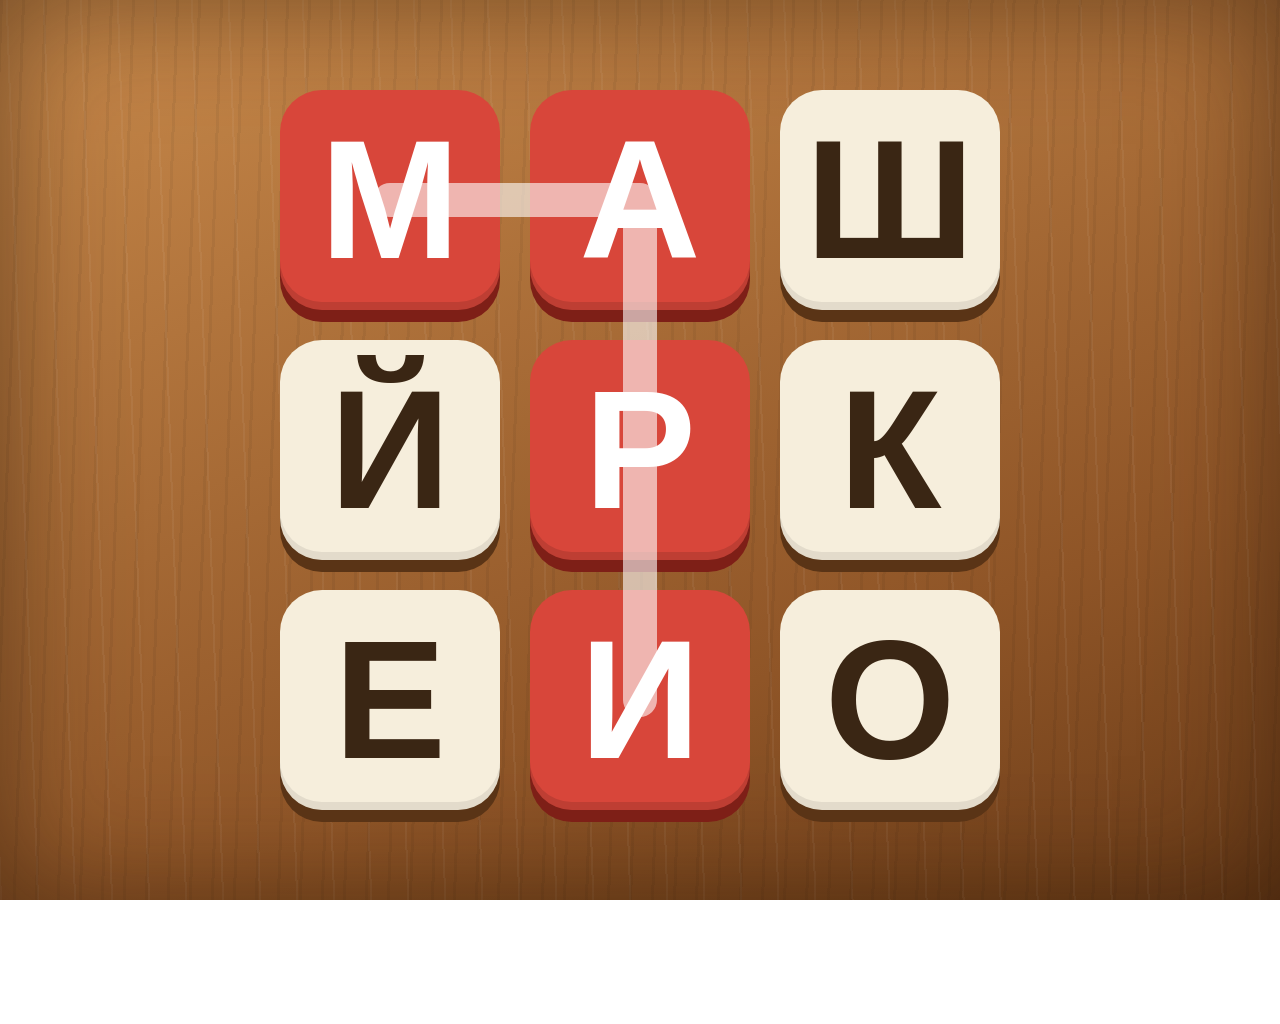
<file: tools/art/icon.html>
<!doctype html><html><head><meta charset="utf-8"><style>
html,body{margin:0;width:1024px;height:1024px;overflow:hidden;background:transparent}
.wood{position:absolute;inset:0;background:repeating-linear-gradient(92deg,rgba(0,0,0,.05) 0 3px,transparent 3px 22px),repeating-linear-gradient(88deg,rgba(255,255,255,.05) 0 2px,transparent 2px 37px),linear-gradient(160deg,#c98a4b,#8f5527 70%,#6b3c18)}
body.fg .wood,body.fg .vig{display:none}
.vig{position:absolute;inset:0;box-shadow:inset 0 0 120px rgba(40,20,5,.55)}
.g{position:absolute;left:50%;top:50%;transform:translate(-50%,-50%) scale(var(--s,1));width:720px;height:720px;display:grid;grid-template-columns:repeat(3,1fr);gap:30px}
.c{background:#f6eedc;border-radius:42px;box-shadow:0 12px 0 #5a3416,inset 0 -8px 0 rgba(0,0,0,.08);display:flex;align-items:center;justify-content:center;font:900 168px/1 "Roboto Condensed","Arial Narrow",sans-serif;color:#3a2614}
.c.on{background:#d8463a;color:#fff;box-shadow:0 12px 0 #7e1f17,inset 0 -8px 0 rgba(0,0,0,.12)}
svg{position:absolute;left:50%;top:50%;transform:translate(-50%,-50%) scale(var(--s,1));width:720px;height:720px;pointer-events:none}
</style></head><body class="">
<div class="wood"></div><div class="vig"></div>
<div class="g">
 <div class="c on">М</div><div class="c on">А</div><div class="c">Ш</div>
 <div class="c">Й</div><div class="c on">Р</div><div class="c">К</div>
 <div class="c">Е</div><div class="c on">И</div><div class="c">О</div>
</div>
<svg viewBox="0 0 720 720"><path d="M110 110 H360 V610" fill="none" stroke="rgba(255,255,255,.6)" stroke-width="34" stroke-linecap="round" stroke-linejoin="round"/></svg>
<script>const q=new URLSearchParams(location.search);if(q.get('fg'))document.body.className='fg';document.documentElement.style.setProperty('--s',q.get('s')||'1')</script>
</body></html>
</file>
